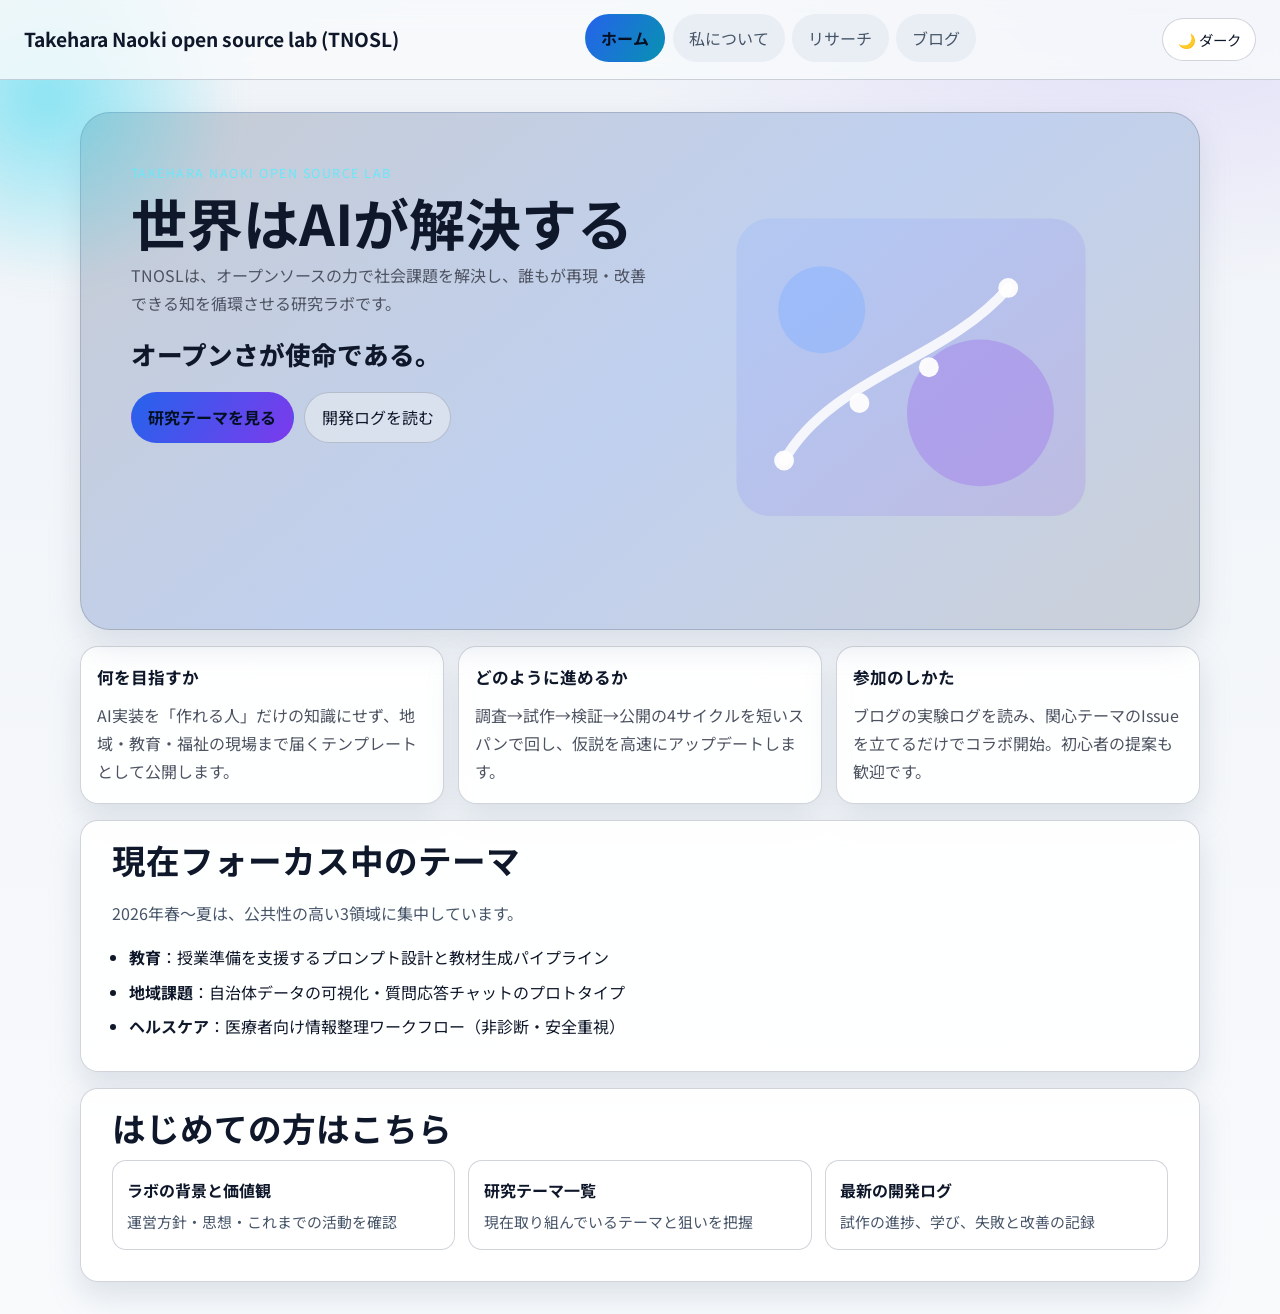
<file: index.html>
<!DOCTYPE html>
<html lang="ja">
  <head>
    <meta charset="UTF-8" />
    <meta name="viewport" content="width=device-width, initial-scale=1.0" />
    <title>Takehara Naoki open source lab (TNOSL) | ホーム</title>
    <link rel="preconnect" href="https://fonts.googleapis.com" />
    <link rel="preconnect" href="https://fonts.gstatic.com" crossorigin />
    <link href="https://fonts.googleapis.com/css2?family=Noto+Sans+JP:wght@400;500;700;900&display=swap" rel="stylesheet" />
    <link rel="stylesheet" href="styles.css" />
    <script src="theme.js" defer></script>
  </head>
  <body>
    <header class="top-app-bar">
      <h1 class="brand">Takehara Naoki open source lab (TNOSL)</h1>
      <nav class="nav-links" aria-label="ページナビゲーション">
        <a class="nav-link active" href="index.html">ホーム</a>
        <a class="nav-link" href="about.html">私について</a>
        <a class="nav-link" href="research.html">リサーチ</a>
        <a class="nav-link" href="blog.html">ブログ</a>
      </nav>
      <button class="theme-toggle" type="button" data-theme-toggle>☀️ ライト</button>
    </header>

    <main class="container home-stack">
      <section class="hero">
        <div class="hero-glow" aria-hidden="true"></div>
        <div class="hero-copy">
          <p class="eyebrow">Takehara Naoki open source lab</p>
          <h2>世界はAIが解決する</h2>
          <p class="lead">TNOSLは、オープンソースの力で社会課題を解決し、誰もが再現・改善できる知を循環させる研究ラボです。</p>
          <p class="mission">オープンさが使命である。</p>
          <div class="cta-row">
            <a class="cta primary" href="research.html">研究テーマを見る</a>
            <a class="cta" href="blog.html">開発ログを読む</a>
          </div>
        </div>
        <div class="hero-art" aria-hidden="true">
          <svg viewBox="0 0 480 420" role="img">
            <defs>
              <linearGradient id="g1" x1="0" y1="0" x2="1" y2="1">
                <stop offset="0%" stop-color="#8ab4ff" />
                <stop offset="100%" stop-color="#9f7aea" />
              </linearGradient>
            </defs>
            <rect x="64" y="56" width="352" height="300" rx="34" fill="url(#g1)" opacity="0.25" />
            <circle cx="150" cy="148" r="44" fill="#8ab4ff" opacity="0.55" />
            <circle cx="310" cy="252" r="74" fill="#9f7aea" opacity="0.45" />
            <path d="M112 300 C160 216 274 200 338 126" stroke="#ffffff" stroke-width="10" stroke-linecap="round" fill="none" opacity="0.85" />
            <g fill="#fff" opacity="0.95">
              <circle cx="112" cy="300" r="10" />
              <circle cx="188" cy="242" r="10" />
              <circle cx="258" cy="206" r="10" />
              <circle cx="338" cy="126" r="10" />
            </g>
          </svg>
        </div>
      </section>

      <section class="cards-grid" aria-label="ラボの特徴">
        <article class="info-card">
          <h3>何を目指すか</h3>
          <p>AI実装を「作れる人」だけの知識にせず、地域・教育・福祉の現場まで届くテンプレートとして公開します。</p>
        </article>
        <article class="info-card">
          <h3>どのように進めるか</h3>
          <p>調査→試作→検証→公開の4サイクルを短いスパンで回し、仮説を高速にアップデートします。</p>
        </article>
        <article class="info-card">
          <h3>参加のしかた</h3>
          <p>ブログの実験ログを読み、関心テーマのIssueを立てるだけでコラボ開始。初心者の提案も歓迎です。</p>
        </article>
      </section>

      <section class="panel spotlight" aria-labelledby="spotlight-title">
        <h2 id="spotlight-title" class="section-title">現在フォーカス中のテーマ</h2>
        <p class="muted">2026年春〜夏は、公共性の高い3領域に集中しています。</p>
        <ul class="focus-list">
          <li><strong>教育</strong>：授業準備を支援するプロンプト設計と教材生成パイプライン</li>
          <li><strong>地域課題</strong>：自治体データの可視化・質問応答チャットのプロトタイプ</li>
          <li><strong>ヘルスケア</strong>：医療者向け情報整理ワークフロー（非診断・安全重視）</li>
        </ul>
      </section>

      <section class="panel links-panel" aria-labelledby="entry-points-title">
        <h2 id="entry-points-title" class="section-title">はじめての方はこちら</h2>
        <div class="entry-links">
          <a class="entry-link" href="about.html">
            <span class="entry-title">ラボの背景と価値観</span>
            <span class="entry-desc">運営方針・思想・これまでの活動を確認</span>
          </a>
          <a class="entry-link" href="research.html">
            <span class="entry-title">研究テーマ一覧</span>
            <span class="entry-desc">現在取り組んでいるテーマと狙いを把握</span>
          </a>
          <a class="entry-link" href="blog.html">
            <span class="entry-title">最新の開発ログ</span>
            <span class="entry-desc">試作の進捗、学び、失敗と改善の記録</span>
          </a>
        </div>
      </section>
    </main>
  </body>
</html>
</file>
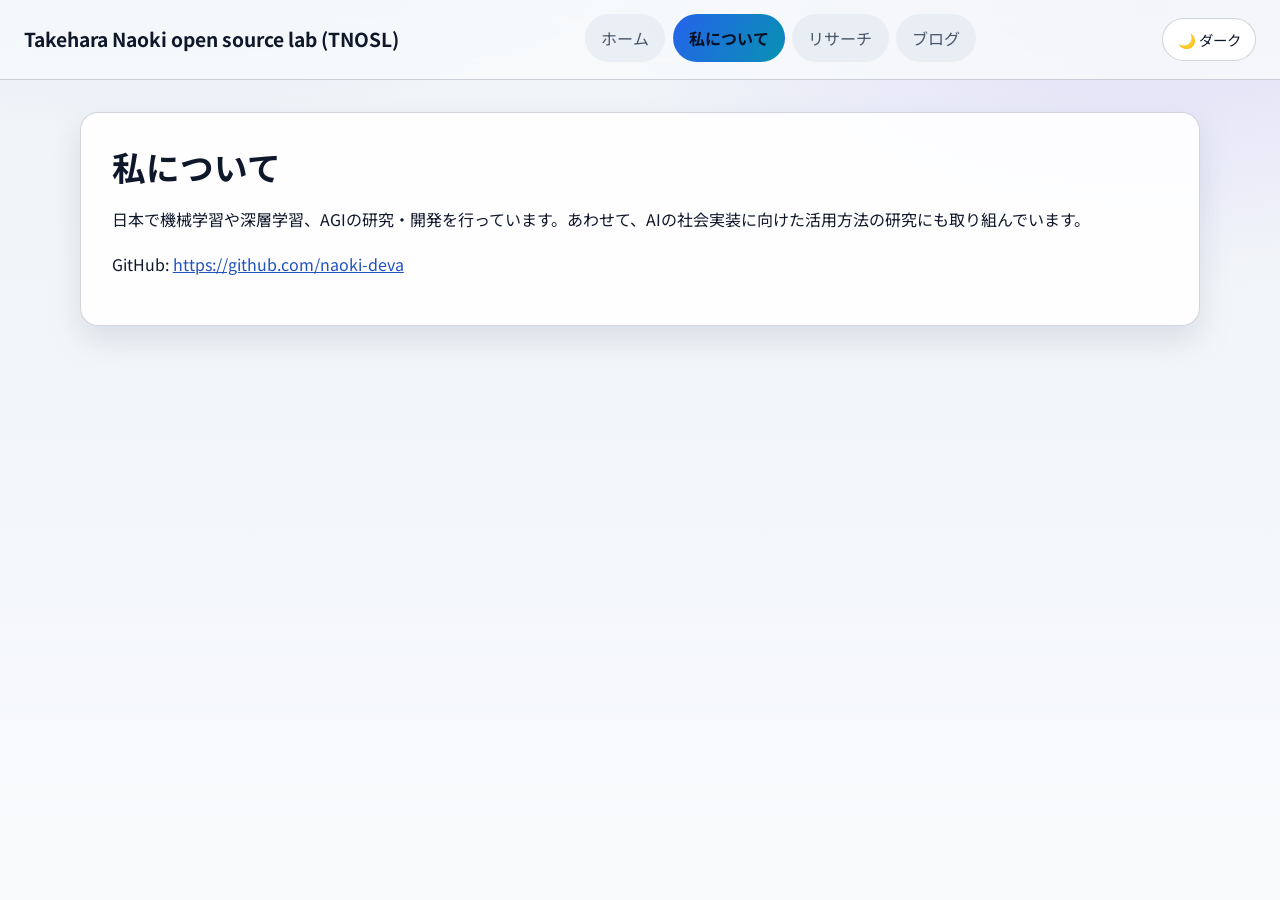
<file: about.html>
<!DOCTYPE html>
<html lang="ja">
  <head>
    <meta charset="UTF-8" />
    <meta name="viewport" content="width=device-width, initial-scale=1.0" />
    <title>Takehara Naoki open source lab (TNOSL) | 私について</title>
    <link rel="preconnect" href="https://fonts.googleapis.com" />
    <link rel="preconnect" href="https://fonts.gstatic.com" crossorigin />
    <link href="https://fonts.googleapis.com/css2?family=Noto+Sans+JP:wght@400;500;700&display=swap" rel="stylesheet" />
    <link rel="stylesheet" href="styles.css" />
    <script src="theme.js" defer></script>
  </head>
  <body>
    <header class="top-app-bar">
      <h1 class="brand">Takehara Naoki open source lab (TNOSL)</h1>
      <nav class="nav-links" aria-label="ページナビゲーション">
        <a class="nav-link" href="index.html">ホーム</a>
        <a class="nav-link active" href="about.html">私について</a>
        <a class="nav-link" href="research.html">リサーチ</a>
        <a class="nav-link" href="blog.html">ブログ</a>
      </nav>
      <button class="theme-toggle" type="button" data-theme-toggle>☀️ ライト</button>
    </header>
    <main class="container">
      <section class="panel">
        <h2 class="section-title">私について</h2>
        <p>日本で機械学習や深層学習、AGIの研究・開発を行っています。あわせて、AIの社会実装に向けた活用方法の研究にも取り組んでいます。</p>
        <p>GitHub: <a href="https://github.com/naoki-deva" target="_blank" rel="noopener noreferrer">https://github.com/naoki-deva</a></p>
      </section>
    </main>
  </body>
</html>
</file>
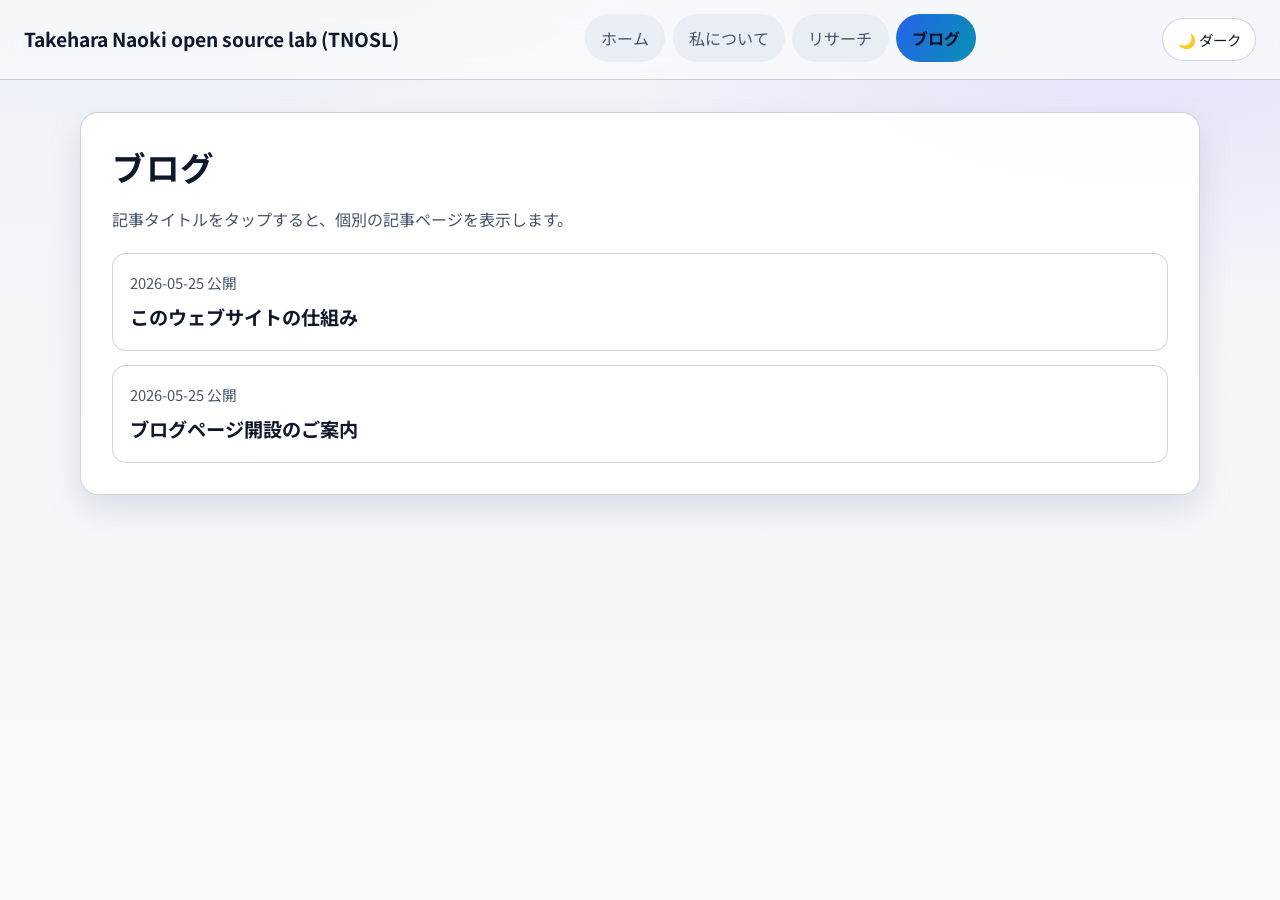
<file: blog.html>
<!DOCTYPE html>
<html lang="ja">
  <head>
    <meta charset="UTF-8" />
    <meta name="viewport" content="width=device-width, initial-scale=1.0" />
    <title>Takehara Naoki open source lab (TNOSL) | ブログ</title>
    <link rel="preconnect" href="https://fonts.googleapis.com" />
    <link rel="preconnect" href="https://fonts.gstatic.com" crossorigin />
    <link href="https://fonts.googleapis.com/css2?family=Noto+Sans+JP:wght@400;500;700&display=swap" rel="stylesheet" />
    <link rel="stylesheet" href="styles.css" />
    <script src="theme.js" defer></script>
  </head>
  <body>
    <header class="top-app-bar">
      <h1 class="brand">Takehara Naoki open source lab (TNOSL)</h1>
      <nav class="nav-links" aria-label="ページナビゲーション">
        <a class="nav-link" href="index.html">ホーム</a>
        <a class="nav-link" href="about.html">私について</a>
        <a class="nav-link" href="research.html">リサーチ</a>
        <a class="nav-link active" href="blog.html">ブログ</a>
      </nav>
      <button class="theme-toggle" type="button" data-theme-toggle>☀️ ライト</button>
    </header>
    <main class="container">
      <section class="panel">
        <h2 class="section-title">ブログ</h2>
        <p class="muted">記事タイトルをタップすると、個別の記事ページを表示します。</p>
        <ul class="blog-list" aria-label="ブログ記事一覧（公開日・最新順）">
          <li>
            <a class="blog-link" href="articles/2026-05-25-how-this-website-works.html">
              <div class="blog-meta">2026-05-25 公開</div>
              <h3 class="blog-title">このウェブサイトの仕組み</h3>
            </a>
          </li>
          <li>
            <a class="blog-link" href="articles/2026-05-25-blog-launch.html">
              <div class="blog-meta">2026-05-25 公開</div>
              <h3 class="blog-title">ブログページ開設のご案内</h3>
            </a>
          </li>
        </ul>
      </section>
    </main>
  </body>
</html>
</file>
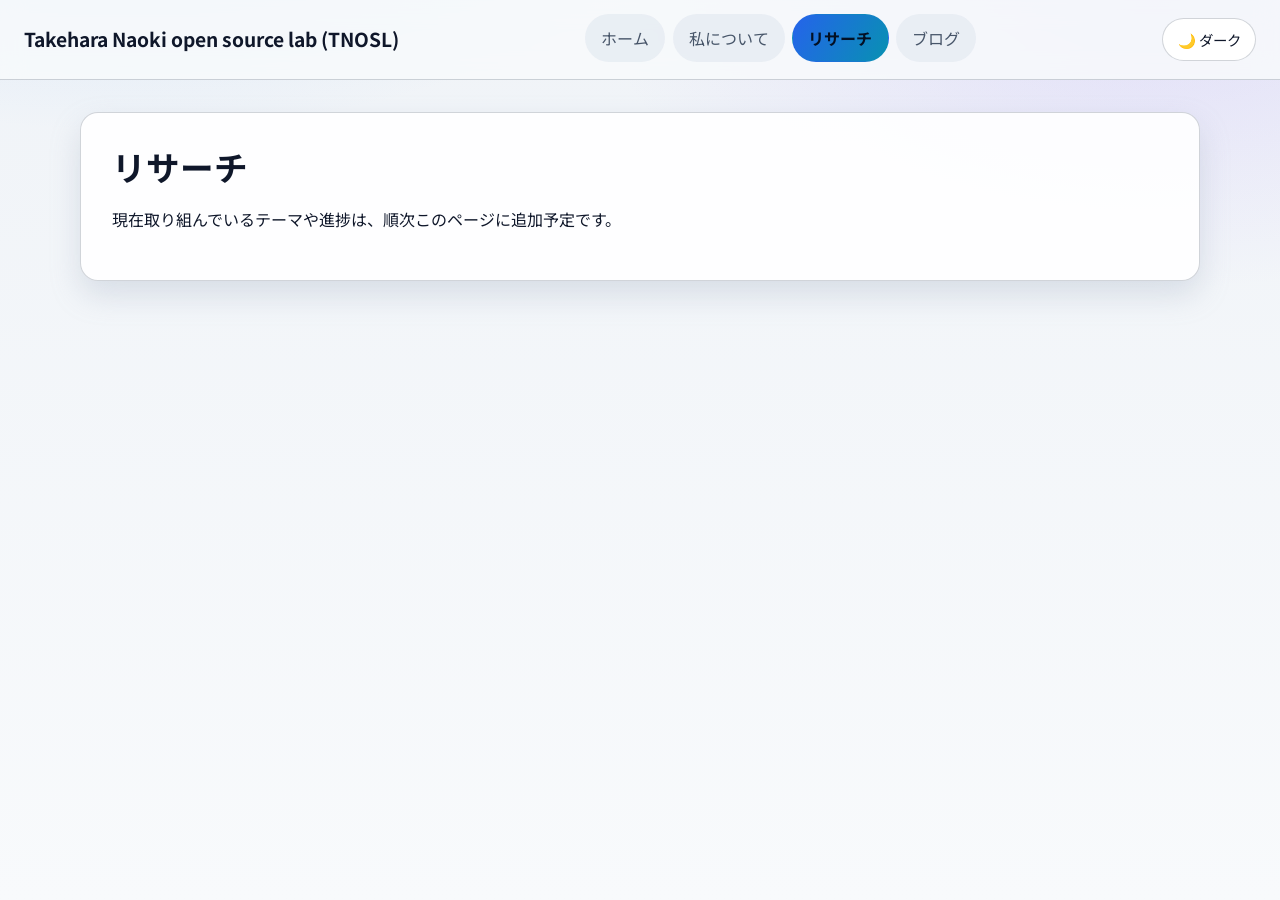
<file: research.html>
<!DOCTYPE html>
<html lang="ja">
  <head>
    <meta charset="UTF-8" />
    <meta name="viewport" content="width=device-width, initial-scale=1.0" />
    <title>Takehara Naoki open source lab (TNOSL) | リサーチ</title>
    <link rel="preconnect" href="https://fonts.googleapis.com" />
    <link rel="preconnect" href="https://fonts.gstatic.com" crossorigin />
    <link href="https://fonts.googleapis.com/css2?family=Noto+Sans+JP:wght@400;500;700&display=swap" rel="stylesheet" />
    <link rel="stylesheet" href="styles.css" />
    <script src="theme.js" defer></script>
  </head>
  <body>
    <header class="top-app-bar">
      <h1 class="brand">Takehara Naoki open source lab (TNOSL)</h1>
      <nav class="nav-links" aria-label="ページナビゲーション">
        <a class="nav-link" href="index.html">ホーム</a>
        <a class="nav-link" href="about.html">私について</a>
        <a class="nav-link active" href="research.html">リサーチ</a>
        <a class="nav-link" href="blog.html">ブログ</a>
      </nav>
      <button class="theme-toggle" type="button" data-theme-toggle>☀️ ライト</button>
    </header>
    <main class="container">
      <section class="panel">
        <h2 class="section-title">リサーチ</h2>
        <p>現在取り組んでいるテーマや進捗は、順次このページに追加予定です。</p>
      </section>
    </main>
  </body>
</html>
</file>
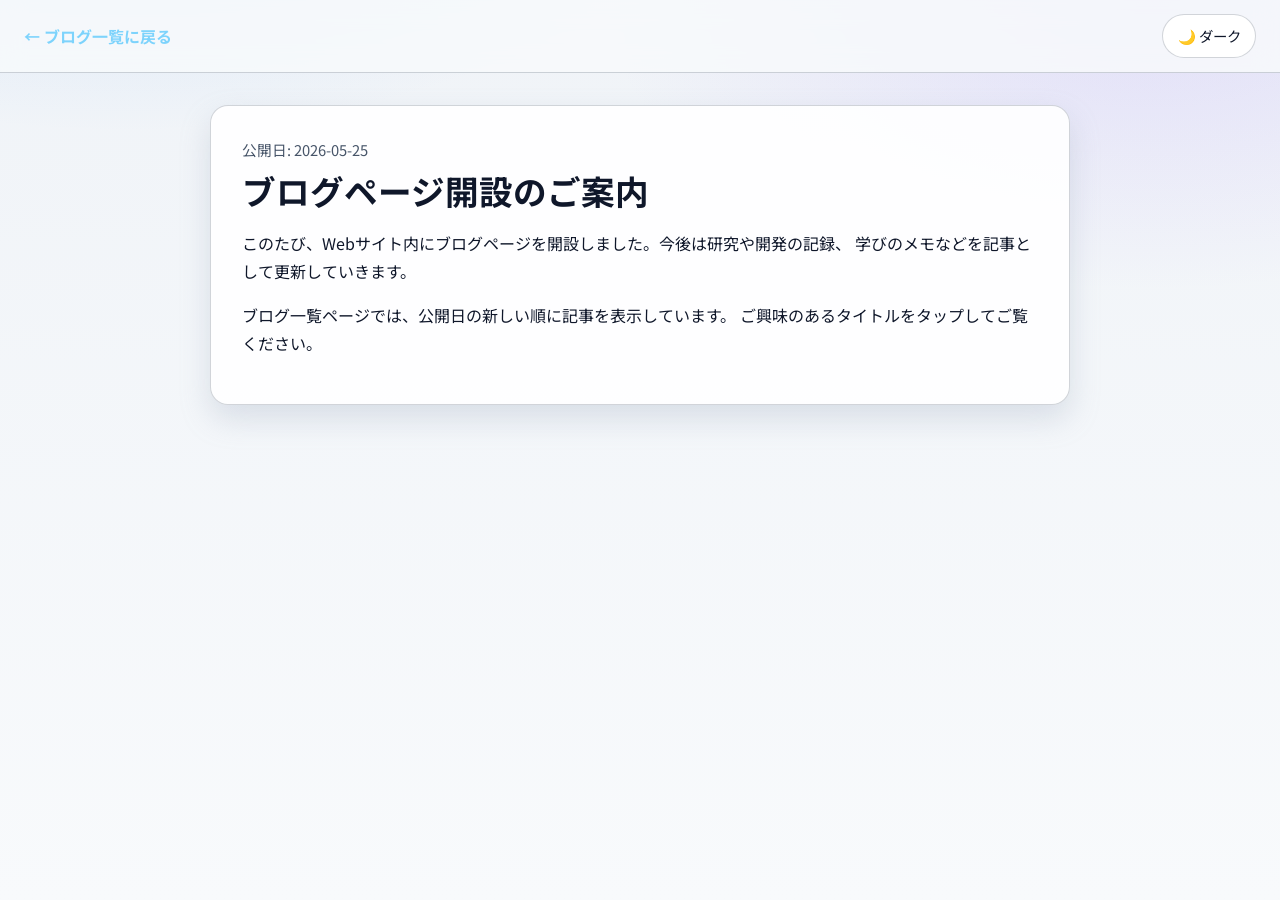
<file: articles/2026-05-25-blog-launch.html>
<!DOCTYPE html>
<html lang="ja">
  <head>
    <meta charset="UTF-8" />
    <meta name="viewport" content="width=device-width, initial-scale=1.0" />
    <title>ブログページ開設のご案内 | Naoki Takehara</title>
    <link rel="preconnect" href="https://fonts.googleapis.com" />
    <link rel="preconnect" href="https://fonts.gstatic.com" crossorigin />
    <link href="https://fonts.googleapis.com/css2?family=Noto+Sans+JP:wght@400;500;700&display=swap" rel="stylesheet" />
    <link rel="stylesheet" href="../styles.css" />
    <script src="../theme.js" defer></script>
  </head>
  <body>
    <header class="top-app-bar">
      <a class="back-link" href="../blog.html" aria-label="ブログ一覧へ戻る">← ブログ一覧に戻る</a>
      <button class="theme-toggle" type="button" data-theme-toggle>☀️ ライト</button>
    </header>
    <main class="container narrow">
      <article class="panel">
        <div class="blog-meta">公開日: 2026-05-25</div>
        <h1 class="section-title">ブログページ開設のご案内</h1>
        <p>
          このたび、Webサイト内にブログページを開設しました。今後は研究や開発の記録、
          学びのメモなどを記事として更新していきます。
        </p>
        <p>
          ブログ一覧ページでは、公開日の新しい順に記事を表示しています。
          ご興味のあるタイトルをタップしてご覧ください。
        </p>
      </article>
    </main>
  </body>
</html>
</file>
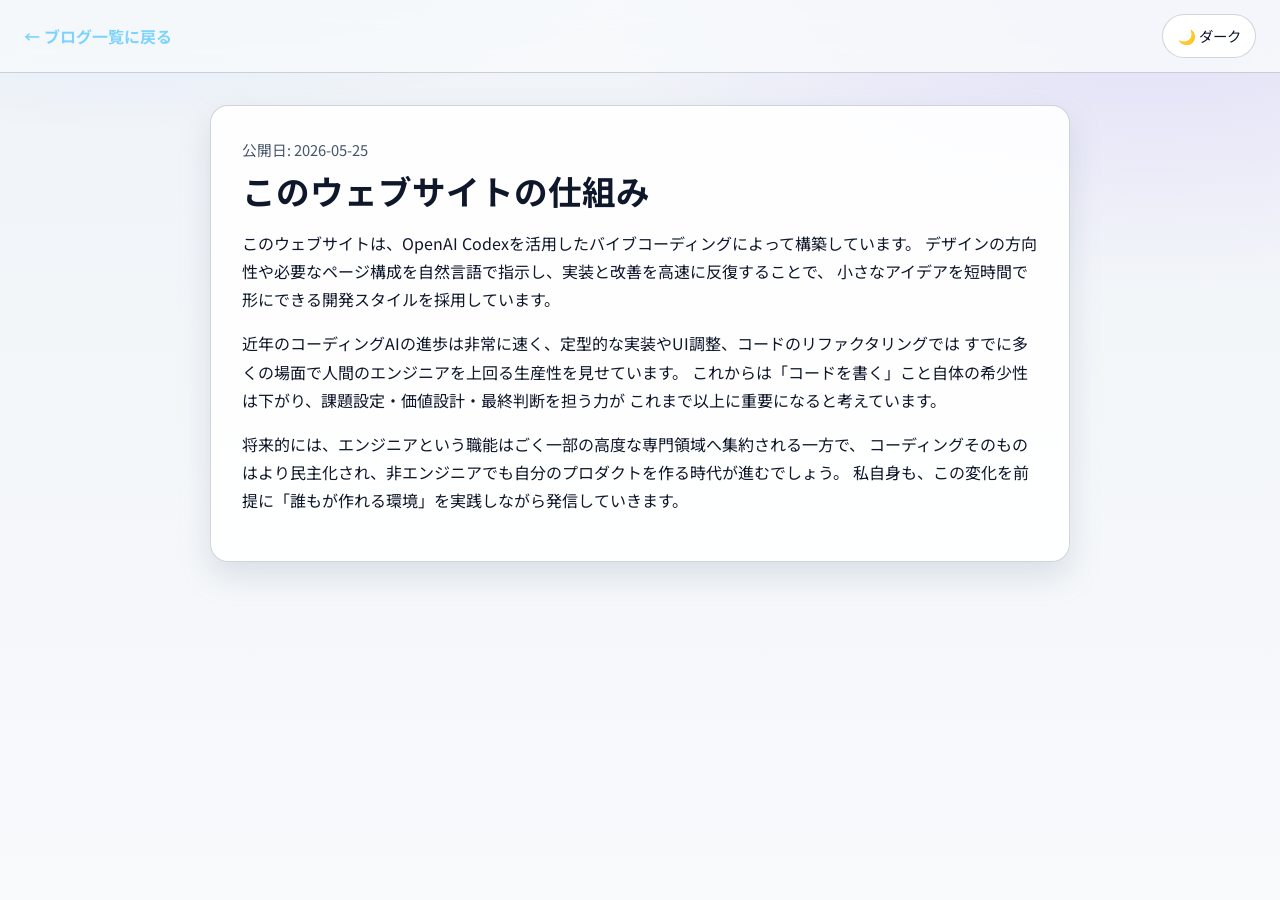
<file: articles/2026-05-25-how-this-website-works.html>
<!DOCTYPE html>
<html lang="ja">
  <head>
    <meta charset="UTF-8" />
    <meta name="viewport" content="width=device-width, initial-scale=1.0" />
    <title>このウェブサイトの仕組み | Naoki Takehara</title>
    <link rel="preconnect" href="https://fonts.googleapis.com" />
    <link rel="preconnect" href="https://fonts.gstatic.com" crossorigin />
    <link href="https://fonts.googleapis.com/css2?family=Noto+Sans+JP:wght@400;500;700&display=swap" rel="stylesheet" />
    <link rel="stylesheet" href="../styles.css" />
    <script src="../theme.js" defer></script>
  </head>
  <body>
    <header class="top-app-bar">
      <a class="back-link" href="../blog.html" aria-label="ブログ一覧へ戻る">← ブログ一覧に戻る</a>
      <button class="theme-toggle" type="button" data-theme-toggle>☀️ ライト</button>
    </header>
    <main class="container narrow">
      <article class="panel">
        <div class="blog-meta">公開日: 2026-05-25</div>
        <h1 class="section-title">このウェブサイトの仕組み</h1>
        <p>
          このウェブサイトは、OpenAI Codexを活用したバイブコーディングによって構築しています。
          デザインの方向性や必要なページ構成を自然言語で指示し、実装と改善を高速に反復することで、
          小さなアイデアを短時間で形にできる開発スタイルを採用しています。
        </p>
        <p>
          近年のコーディングAIの進歩は非常に速く、定型的な実装やUI調整、コードのリファクタリングでは
          すでに多くの場面で人間のエンジニアを上回る生産性を見せています。
          これからは「コードを書く」こと自体の希少性は下がり、課題設定・価値設計・最終判断を担う力が
          これまで以上に重要になると考えています。
        </p>
        <p>
          将来的には、エンジニアという職能はごく一部の高度な専門領域へ集約される一方で、
          コーディングそのものはより民主化され、非エンジニアでも自分のプロダクトを作る時代が進むでしょう。
          私自身も、この変化を前提に「誰もが作れる環境」を実践しながら発信していきます。
        </p>
      </article>
    </main>
  </body>
</html>
</file>
<file: styles.css>
:root {
  --bg: #070b14;
  --bg-soft: #0f172a;
  --card: rgba(15, 23, 42, 0.72);
  --card-strong: rgba(15, 23, 42, 0.9);
  --text: #e2e8f0;
  --text-soft: #94a3b8;
  --brand: #60a5fa;
  --brand-2: #22d3ee;
  --accent: #a78bfa;
  --line: rgba(148, 163, 184, 0.22);
  --radius: 18px;
  --shadow: 0 18px 40px rgba(2, 6, 23, 0.45);
}


:root[data-theme="light"] {
  --bg: #f8fafc;
  --bg-soft: #e2e8f0;
  --card: rgba(255, 255, 255, 0.9);
  --card-strong: rgba(255, 255, 255, 0.98);
  --text: #0f172a;
  --text-soft: #475569;
  --brand: #2563eb;
  --brand-2: #0891b2;
  --accent: #7c3aed;
  --line: rgba(71, 85, 105, 0.25);
  --shadow: 0 14px 30px rgba(148, 163, 184, 0.28);
}

* { box-sizing: border-box; }
html { -webkit-text-size-adjust: 100%; }
body {
  margin: 0;
  font-family: "Noto Sans JP", system-ui, -apple-system, sans-serif;
  color: var(--text);
  line-height: 1.76;
  background:
    radial-gradient(1000px 520px at 10% -20%, rgba(96, 165, 250, 0.22), transparent 60%),
    radial-gradient(950px 500px at 90% 0%, rgba(167, 139, 250, 0.2), transparent 58%),
    linear-gradient(180deg, color-mix(in srgb, var(--bg-soft) 38%, var(--bg)) 0%, var(--bg) 100%);
  min-height: 100vh;
}

a { color: color-mix(in srgb, var(--brand) 78%, #0f172a); }

.theme-toggle {
  border: 1px solid var(--line);
  border-radius: 999px;
  background: var(--card-strong);
  color: var(--text);
  padding: 0.5rem 0.9rem;
  font: inherit;
  font-size: 0.9rem;
  cursor: pointer;
}
.theme-toggle:hover { transform: translateY(-1px); }

.top-app-bar {
  position: sticky;
  top: 0;
  z-index: 30;
  display: flex;
  justify-content: space-between;
  align-items: center;
  gap: 1rem;
  padding: 0.9rem clamp(0.95rem, 3vw, 1.5rem);
  background: color-mix(in srgb, var(--bg) 82%, transparent);
  backdrop-filter: blur(12px);
  border-bottom: 1px solid var(--line);
}

.brand { margin: 0; font-size: clamp(0.95rem, 1vw + 0.5rem, 1.2rem); }
.nav-links { display: flex; flex-wrap: nowrap; gap: 0.45rem; overflow-x: auto; padding-bottom: 0.18rem; }
.nav-link {
  text-decoration: none;
  color: var(--text-soft);
  background: color-mix(in srgb, var(--bg-soft) 64%, transparent);
  border: 1px solid transparent;
  border-radius: 999px;
  padding: 0.55rem 0.95rem;
  transition: all 0.2s ease;
  white-space: nowrap;
}
.nav-link:hover { color: var(--text); border-color: var(--line); transform: translateY(-1px); }
.nav-link.active {
  color: #031024;
  font-weight: 700;
  background: linear-gradient(120deg, var(--brand), var(--brand-2));
}

.container { width: min(100% - 2rem, 1120px); margin: 0 auto; padding: clamp(1.1rem, 2.5vw, 2.3rem) 0; }
.container.narrow { width: min(100% - 2rem, 860px); }
.panel {
  background: var(--card);
  border: 1px solid var(--line);
  border-radius: var(--radius);
  padding: clamp(1.2rem, 2.4vw, 1.95rem);
  box-shadow: var(--shadow);
}

.hero {
  position: relative;
  border-radius: 30px;
  background: linear-gradient(140deg, color-mix(in srgb, var(--bg-soft) 88%, #000) 0%, color-mix(in srgb, var(--bg-soft) 82%, var(--brand) 18%) 52%, color-mix(in srgb, var(--bg-soft) 90%, #000) 100%);
  border: 1px solid var(--line);
  box-shadow: var(--shadow);
  padding: clamp(1.4rem, 4vw, 3.1rem);
  display: grid;
  grid-template-columns: 1.1fr 1fr;
  gap: 1.2rem;
}

.hero-glow {
  position: absolute;
  inset: -40% auto auto -20%;
  width: 380px;
  aspect-ratio: 1;
  filter: blur(14px);
  background: radial-gradient(circle, rgba(34, 211, 238, 0.5), transparent 70%);
  animation: drift 7s ease-in-out infinite alternate;
}
.hero-copy { position: relative; z-index: 1; }
.eyebrow { text-transform: uppercase; letter-spacing: 0.12em; color: #67e8f9; margin: 0; font-size: 0.78rem; }
.hero h2 { margin: 0.35rem 0 0.55rem; font-size: clamp(2rem, 5vw, 3.5rem); line-height: 1.1; }
.lead { margin: 0; color: color-mix(in srgb, var(--text) 74%, white); max-width: 62ch; }
.mission { margin: 0.85rem 0 0; font-size: clamp(1.14rem, 2vw, 1.75rem); font-weight: 800; }
.hero-art { display: flex; align-items: center; justify-content: center; animation: float 6s ease-in-out infinite; }
.hero-art svg { width: min(100%, 500px); height: auto; }

.cta-row { margin-top: 1rem; display: flex; gap: 0.6rem; flex-wrap: wrap; }
.cta {
  text-decoration: none;
  color: var(--text);
  background: color-mix(in srgb, var(--bg-soft) 72%, transparent);
  border: 1px solid var(--line);
  border-radius: 999px;
  padding: 0.65rem 1.05rem;
}
.cta.primary {
  background: linear-gradient(120deg, var(--brand), var(--accent));
  border-color: transparent;
  color: #031024;
  font-weight: 700;
}

.section-title { margin: 0 0 0.6rem; font-size: clamp(1.4rem, 1.5vw + 0.92rem, 2.1rem); line-height: 1.35; }
.muted { color: var(--text-soft); }
.blog-list { list-style: none; margin: 1.2rem 0 0; padding: 0; display: grid; gap: 0.85rem; }
.blog-link {
  display: block;
  text-decoration: none;
  color: inherit;
  padding: 1rem 1.05rem;
  border-radius: 14px;
  border: 1px solid var(--line);
  background: var(--card-strong);
}
.blog-link:hover { transform: translateY(-2px); border-color: rgba(96, 165, 250, 0.5); }
.blog-meta { color: var(--text-soft); font-size: 0.92rem; margin-bottom: 0.3rem; }
.blog-title { margin: 0; font-size: clamp(1rem, 0.6vw + 0.95rem, 1.2rem); }
.back-link { text-decoration: none; color: #7dd3fc; font-weight: 700; }

@keyframes float { from { transform: translateY(0px); } to { transform: translateY(-9px); } }
@keyframes drift { from { transform: translate(0, 0); } to { transform: translate(70px, 32px); } }

@media (max-width: 960px) { .hero { grid-template-columns: 1fr; } }
@media (max-width: 720px) {
  .top-app-bar { flex-direction: column; align-items: flex-start; }
  .nav-links { width: 100%; }
}
@media (prefers-reduced-motion: reduce) {
  .hero-art,
  .hero-glow { animation: none; }
}

.home-stack { display: grid; gap: 1rem; }

.cards-grid {
  display: grid;
  grid-template-columns: repeat(3, minmax(0, 1fr));
  gap: 0.85rem;
}

.info-card {
  background: var(--card);
  border: 1px solid var(--line);
  border-radius: var(--radius);
  padding: 1rem 1rem 1.1rem;
  box-shadow: var(--shadow);
}

.info-card h3 { margin: 0 0 0.55rem; font-size: 1.04rem; }
.info-card p { margin: 0; color: color-mix(in srgb, var(--text) 74%, white); }

.spotlight { padding-top: 1rem; }
.focus-list {
  margin: 0.7rem 0 0;
  padding-left: 1.1rem;
  display: grid;
  gap: 0.42rem;
}

.links-panel { padding-top: 1rem; }
.entry-links {
  display: grid;
  grid-template-columns: repeat(3, minmax(0, 1fr));
  gap: 0.8rem;
}
.entry-link {
  text-decoration: none;
  color: inherit;
  border: 1px solid var(--line);
  border-radius: 14px;
  padding: 0.9rem;
  background: var(--card-strong);
  display: grid;
  gap: 0.3rem;
}
.entry-link:hover { transform: translateY(-2px); border-color: rgba(96, 165, 250, 0.5); }
.entry-title { font-weight: 700; }
.entry-desc { color: var(--text-soft); font-size: 0.93rem; }

@media (max-width: 960px) {
  .cards-grid,
  .entry-links { grid-template-columns: 1fr; }
}
</file>
